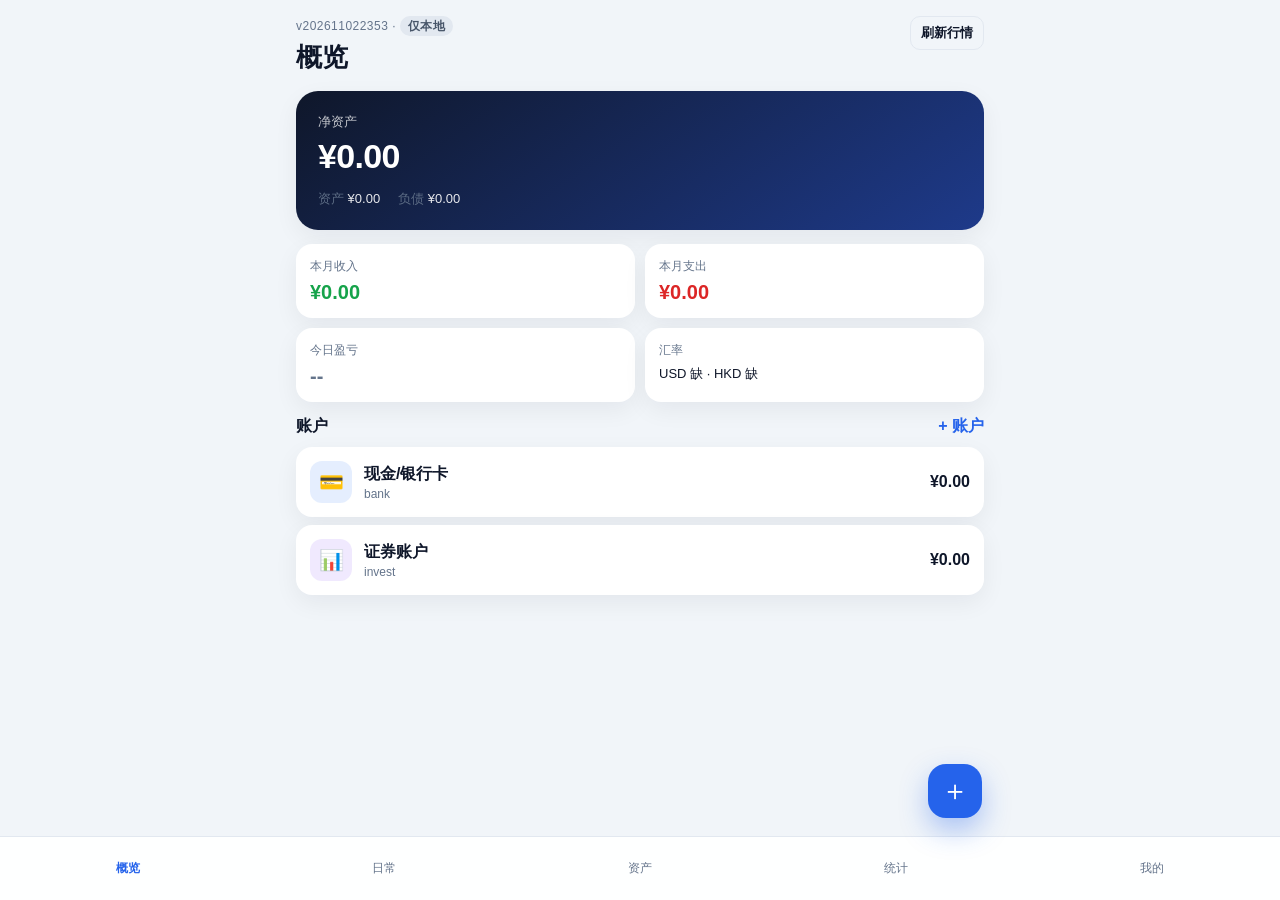
<file: index.html>
<!DOCTYPE html>
<html lang="zh-CN">
<head>
<meta charset="UTF-8">
<meta name="viewport" content="width=device-width, initial-scale=1, maximum-scale=1, viewport-fit=cover">
<meta name="theme-color" content="#0f172a">
<meta name="description" content="生活记账本：日常收支与持仓。用用户名和密码在无痕窗口恢复同一本云端账">
<title>生活记账本</title>
<link rel="stylesheet" href="styles.css?v=202611022353">
</head>
<body>
<div id="boot" class="boot">
  <div class="boot__logo">账</div>
  <div class="boot__spinner"></div>
  <p class="boot__text">正在加载…</p>
</div>

<div id="app" class="app hidden">
  <main id="page" class="page"></main>
  <button type="button" id="fab-add" class="fab" aria-label="记一笔">＋</button>
  <nav class="tabbar" aria-label="主导航">
    <button type="button" class="tabbar__btn is-active" data-tab="overview"><span>概览</span></button>
    <button type="button" class="tabbar__btn" data-tab="daily"><span>日常</span></button>
    <button type="button" class="tabbar__btn" data-tab="assets"><span>资产</span></button>
    <button type="button" class="tabbar__btn" data-tab="stats"><span>统计</span></button>
    <button type="button" class="tabbar__btn" data-tab="me"><span>我的</span></button>
  </nav>
</div>

<script type="module" src="js/app.js?v=202611022353"></script>
</body>
</html>
</file>
<file: styles.css>
/* 生活记账本 · 本地缓存 + 云账号同步，Gist 可选 */
:root {
  --bg: #f1f5f9;
  --card: #ffffff;
  --text: #0f172a;
  --muted: #64748b;
  --line: #e2e8f0;
  --primary: #2563eb;
  --danger: #dc2626;
  --pos: #16a34a;
  --neg: #dc2626;
  --radius: 16px;
  --shadow: 0 8px 24px rgba(15, 23, 42, .06);
  --safe-b: env(safe-area-inset-bottom, 0px);
  --tab-h: 64px;
  font-family: -apple-system, BlinkMacSystemFont, "Segoe UI", "PingFang SC", "Hiragino Sans GB", "Microsoft YaHei", sans-serif;
}
* { box-sizing: border-box; }
html, body { margin: 0; padding: 0; background: var(--bg); color: var(--text); }
button, input, select { font: inherit; }
.hidden { display: none !important; }
.muted { color: var(--muted); }
.sm { font-size: 13px; }
.pos { color: var(--pos); }
.neg { color: var(--neg); }
.hint { color: var(--muted); font-size: 12px; line-height: 1.5; margin-top: 10px; }
.hint.neg { color: var(--neg); }
.empty { color: var(--muted); text-align: center; padding: 28px 12px; }

.boot {
  position: fixed; inset: 0; display: flex; flex-direction: column;
  align-items: center; justify-content: center; gap: 12px; background: var(--bg); z-index: 100;
}
.boot__logo {
  width: 64px; height: 64px; border-radius: 18px; background: linear-gradient(135deg, #2563eb, #7c3aed);
  color: #fff; display: grid; place-items: center; font-size: 28px; font-weight: 700;
}
.boot__spinner {
  width: 28px; height: 28px; border: 3px solid #cbd5e1; border-top-color: var(--primary);
  border-radius: 50%; animation: spin .8s linear infinite;
}
@keyframes spin { to { transform: rotate(360deg); } }
.boot__text { color: var(--muted); margin: 0; }

.app { min-height: 100dvh; padding-bottom: calc(var(--tab-h) + var(--safe-b) + 16px); }
.page { max-width: 720px; margin: 0 auto; padding: 16px 16px 32px; }

.page-head {
  display: flex; align-items: flex-start; justify-content: space-between; gap: 12px; margin-bottom: 16px;
}
.page-head h1 { margin: 4px 0 0; font-size: 26px; display: flex; align-items: center; gap: 8px; }
.eyebrow { color: var(--muted); font-size: 12px; letter-spacing: .04em; }
.row-actions { display: flex; gap: 8px; }

.hero {
  background: linear-gradient(145deg, #0f172a, #1e3a8a); color: #fff;
  border-radius: 22px; padding: 22px; box-shadow: var(--shadow); margin-bottom: 14px;
}
.hero__label { opacity: .75; font-size: 13px; }
.hero__value { font-size: 34px; font-weight: 700; margin: 6px 0 14px; letter-spacing: -.02em; }
.hero__row { display: flex; gap: 18px; font-size: 13px; opacity: .9; }

.grid-2 { display: grid; grid-template-columns: 1fr 1fr; gap: 10px; margin-bottom: 14px; }
.stat {
  background: var(--card); border-radius: var(--radius); padding: 14px; box-shadow: var(--shadow);
}
.stat__label { color: var(--muted); font-size: 12px; margin-bottom: 6px; }
.stat__value { font-size: 20px; font-weight: 650; }
.stat__value.sm { font-size: 13px; font-weight: 500; }

.block { margin-top: 8px; margin-bottom: 18px; }
.block--card {
  background: var(--card); border-radius: var(--radius); padding: 14px; box-shadow: var(--shadow);
}
.account-name { margin: 4px 0 8px; font-size: 18px; font-weight: 700; }
.hint--warn { color: #9a3412; }
.details { margin: 0 0 14px; }
.details summary { cursor: pointer; font-weight: 700; }
.details .form { margin-top: 10px; }
.seg--2 { grid-template-columns: 1fr 1fr; }
code { font-size: 12px; }
.block__head {
  display: flex; align-items: center; justify-content: space-between; margin-bottom: 10px;
}
.block__head h2 { margin: 0; font-size: 16px; }
.stack { display: flex; flex-direction: column; gap: 8px; }

.card, .row, .holding {
  background: var(--card); border-radius: var(--radius); padding: 14px; box-shadow: var(--shadow);
  border: 0; width: 100%; text-align: left; color: inherit;
}
.card--tap { display: flex; align-items: center; gap: 12px; cursor: pointer; }
.card__icon {
  width: 42px; height: 42px; border-radius: 12px; display: grid; place-items: center; font-size: 20px;
}
.card__body { flex: 1; min-width: 0; }
.card__title { font-weight: 600; }
.card__sub { color: var(--muted); font-size: 12px; margin-top: 2px; }
.card__value { font-weight: 650; }

.row { display: flex; align-items: center; justify-content: space-between; gap: 10px; cursor: pointer; }
.row__title { font-weight: 600; }
.row__sub { color: var(--muted); font-size: 12px; margin-top: 2px; }
.day-head { color: var(--muted); font-size: 12px; padding: 8px 4px 2px; }

.holding__top { display: flex; justify-content: space-between; gap: 10px; }
.holding__name { font-weight: 650; }
.holding__code { color: var(--muted); font-size: 12px; margin-top: 2px; }
.holding__px { text-align: right; font-weight: 650; }
.holding__px small { display: block; font-weight: 500; }
.holding__meta { display: flex; flex-wrap: wrap; gap: 10px; margin-top: 10px; font-size: 12px; color: var(--muted); }
.holding__actions { display: flex; gap: 8px; margin-top: 12px; }

.bar { margin-bottom: 10px; }
.bar__label { display: flex; justify-content: space-between; font-size: 13px; margin-bottom: 6px; }
.bar__track { height: 8px; background: #e2e8f0; border-radius: 999px; overflow: hidden; }
.bar__fill { height: 100%; background: linear-gradient(90deg, #2563eb, #7c3aed); }

.chips { display: flex; flex-wrap: wrap; gap: 8px; }
.chip {
  border: 1px solid var(--line); background: #fff; border-radius: 999px;
  padding: 8px 12px; cursor: pointer;
}

.btn {
  border: 0; border-radius: 12px; padding: 10px 14px; background: #e2e8f0; color: var(--text);
  cursor: pointer; font-weight: 600;
}
.btn--primary { background: var(--primary); color: #fff; }
.btn--ghost { background: transparent; border: 1px solid var(--line); }
.btn--danger { background: #fee2e2; color: var(--danger); }
.btn--block { width: 100%; display: block; margin-top: 8px; }
.btn--sm { padding: 7px 10px; font-size: 13px; border-radius: 10px; }
.link { background: none; border: 0; color: var(--primary); cursor: pointer; font-weight: 600; padding: 0; }
a.link { text-decoration: none; font-size: 13px; }
.btn:disabled { opacity: .55; cursor: default; }
.sync-pill {
  display: inline-flex; align-items: center; font-size: 12px; font-weight: 700;
  line-height: 1; padding: 4px 8px; border-radius: 999px; white-space: nowrap;
}
.sync-pill--synced { background: #dcfce7; color: #166534; }
.sync-pill--syncing { background: #dbeafe; color: #1d4ed8; }
.sync-pill--offline,
.sync-pill--local { background: #e2e8f0; color: #475569; }
.sync-pill--error { background: #fee2e2; color: #991b1b; }
.icon-btn {
  width: 32px; height: 32px; border-radius: 10px; border: 1px solid var(--line);
  background: #fff; cursor: pointer;
}

.tabbar {
  position: fixed; left: 0; right: 0; bottom: 0; height: calc(var(--tab-h) + var(--safe-b));
  padding-bottom: var(--safe-b); background: rgba(255,255,255,.92); backdrop-filter: blur(12px);
  border-top: 1px solid var(--line); display: grid; grid-template-columns: repeat(5, 1fr);
  z-index: 40;
}
.tabbar__btn {
  border: 0; background: transparent; color: var(--muted); font-size: 12px; cursor: pointer;
}
.tabbar__btn.is-active { color: var(--primary); font-weight: 700; }

.fab {
  position: fixed; right: 18px; bottom: calc(var(--tab-h) + var(--safe-b) + 18px);
  width: 54px; height: 54px; border-radius: 18px; border: 0; background: var(--primary);
  color: #fff; font-size: 28px; box-shadow: 0 12px 28px rgba(37,99,235,.35); cursor: pointer; z-index: 45;
}

.toast-host {
  position: fixed; top: 16px; left: 50%; transform: translateX(-50%); z-index: 200;
  display: flex; flex-direction: column; gap: 8px; pointer-events: none; width: min(92vw, 360px);
}
.toast {
  background: #0f172a; color: #fff; padding: 10px 14px; border-radius: 12px; opacity: 0;
  transform: translateY(-8px); transition: .22s ease; text-align: center; font-size: 14px;
}
.toast--show { opacity: 1; transform: none; }
.toast--ok { background: #166534; }
.toast--err { background: #991b1b; }

.modal-mask, .sheet-mask {
  position: fixed; inset: 0; background: rgba(15,23,42,.45); z-index: 120;
  display: flex; align-items: flex-end; justify-content: center;
}
.modal-mask { align-items: center; }
.modal {
  background: #fff; border-radius: 18px; padding: 18px; width: min(92vw, 360px); box-shadow: var(--shadow);
}
.modal__msg { margin: 0 0 16px; line-height: 1.5; }
.modal__actions { display: flex; justify-content: flex-end; gap: 8px; }

.sheet-mask { opacity: 0; transition: .2s ease; }
.sheet-mask--in { opacity: 1; }
.sheet-mask--out { opacity: 0; }
.sheet {
  background: #fff; width: min(100vw, 560px); max-height: min(92dvh, 820px);
  border-radius: 22px 22px 0 0; padding: 8px 16px 24px; overflow: auto;
  transform: translateY(24px); transition: .2s ease;
}
.sheet-mask--in .sheet { transform: none; }
.sheet__grab { width: 42px; height: 4px; border-radius: 999px; background: #cbd5e1; margin: 6px auto 10px; }
.sheet__head { display: flex; align-items: center; justify-content: space-between; margin-bottom: 8px; }
.sheet__title { margin: 0; font-size: 18px; }
.sheet__close { border: 0; background: #f1f5f9; width: 34px; height: 34px; border-radius: 999px; cursor: pointer; font-size: 20px; }

.form { display: flex; flex-direction: column; gap: 12px; }
.field { display: flex; flex-direction: column; gap: 6px; font-size: 13px; color: var(--muted); }
.field__row { display: flex; gap: 8px; }
.input {
  width: 100%; border: 1px solid var(--line); border-radius: 12px; padding: 11px 12px;
  background: #fff; color: var(--text);
}
.seg { display: grid; grid-template-columns: repeat(3, 1fr); gap: 6px; background: #f1f5f9; padding: 4px; border-radius: 12px; }
.seg__btn { border: 0; background: transparent; border-radius: 10px; padding: 9px; cursor: pointer; }
.seg__btn.is-active { background: #fff; box-shadow: var(--shadow); font-weight: 700; }
.check { display: flex; align-items: center; gap: 8px; font-size: 14px; color: var(--text); }

@media (min-width: 860px) {
  .fab { right: calc(50% - 360px + 18px); }
}
</file>
